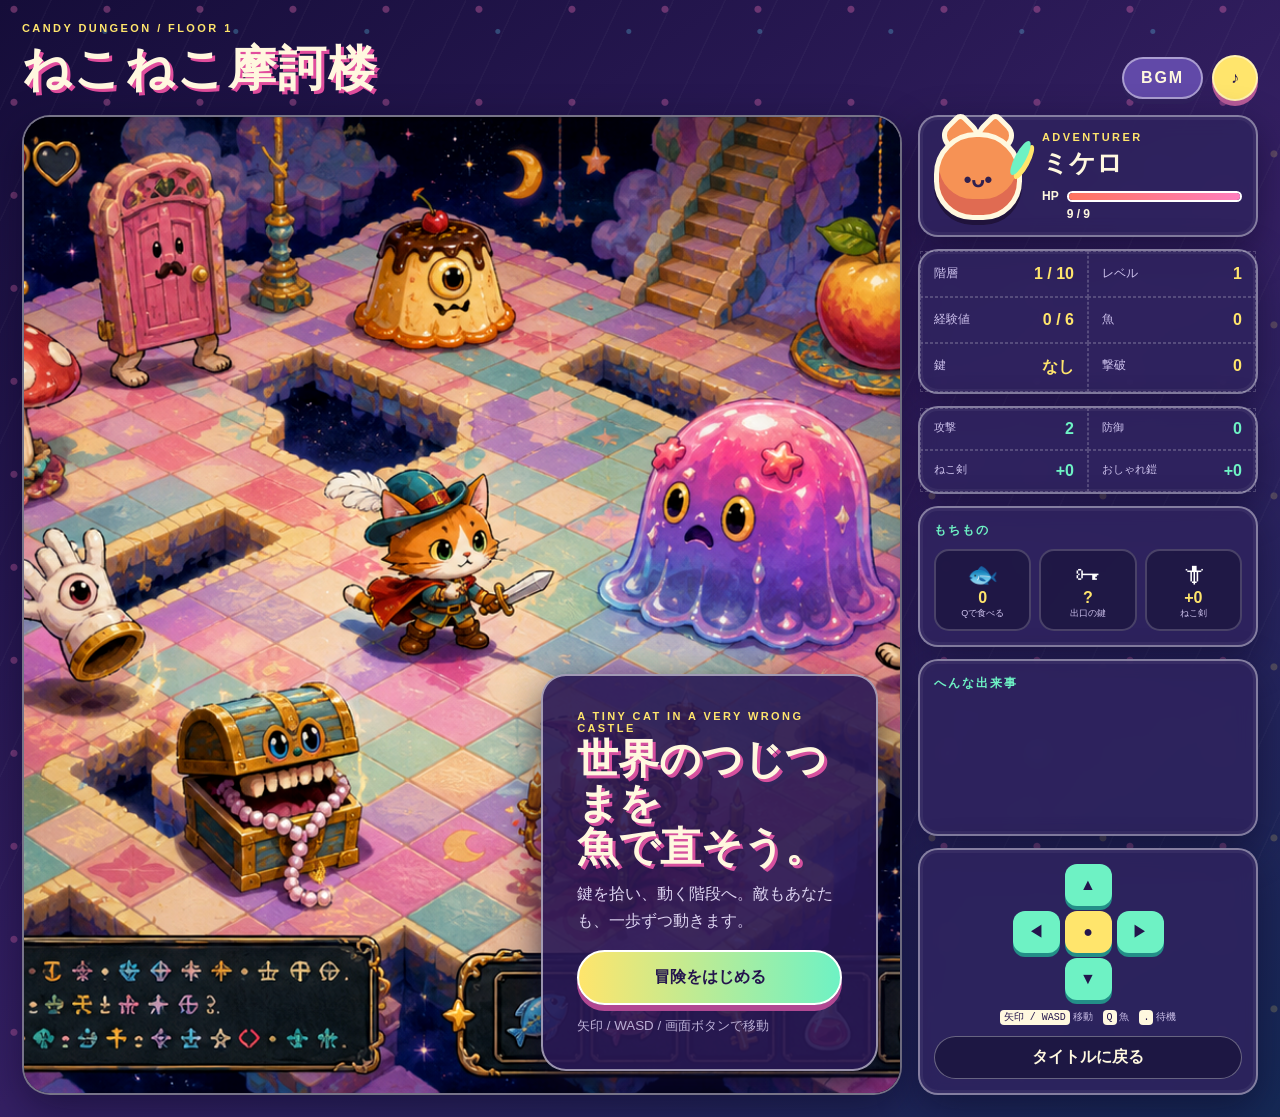
<file: index.html>
<!doctype html>
<html lang="ja">
<head>
  <meta charset="UTF-8">
  <meta name="viewport" content="width=device-width, initial-scale=1.0">
  <meta name="theme-color" content="#24154d">
  <title>ねこねこ摩訶楼</title>
  <link rel="stylesheet" href="style.css?v=20260822-fish-small-corner">
</head>
<body>
  <main class="game-shell">
    <header class="topbar">
      <div>
        <p class="eyebrow">CANDY DUNGEON / FLOOR <span id="floorLabel">1</span></p>
        <h1>ねこねこ摩訶楼</h1>
      </div>
      <div class="audio-controls">
        <button id="bgmSettingsButton" class="bgm-button" aria-expanded="false" aria-controls="bgmPanel">BGM</button>
        <button id="soundButton" class="round-button" aria-label="音のオン・オフ">♪</button>
        <div id="bgmPanel" class="bgm-panel hidden">
          <div class="bgm-panel-head">
            <div>
              <p class="eyebrow">MUSIC BOX</p>
              <b>BGM設定</b>
            </div>
            <button id="bgmCloseButton" aria-label="BGM設定を閉じる">×</button>
          </div>
          <label class="bgm-file">
            <span>好きな曲を選ぶ</span>
            <input id="bgmFileInput" type="file" accept="audio/*">
            <i id="bgmFileName">内蔵：まかふしぎワルツ</i>
          </label>
          <label class="volume-row">
            <span>音量</span>
            <input id="bgmVolume" type="range" min="0" max="100" value="35">
            <b id="bgmVolumeLabel">35</b>
          </label>
          <button id="bgmDefaultButton" class="bgm-default-button">内蔵BGMに戻す</button>
          <small>MP3 / WAV / OGGなど。選んだ曲はゲーム中ループします。</small>
        </div>
      </div>
    </header>

    <section class="game-grid">
      <div class="stage-card">
        <canvas id="game" width="960" height="640" aria-label="ローグゲーム画面"></canvas>
        <div class="mobile-hud" aria-label="スマホ用ステータス">
          <div class="mobile-hp">
            <span>HP</span>
            <div class="mobile-hp-track"><i id="mobileHpBar"></i></div>
            <b id="mobileHpLabel">9/9</b>
          </div>
          <div class="mobile-floor">
            <span id="mobileFloorLabel">1F</span>
            <b id="mobileLevelLabel">Lv.1</b>
          </div>
        </div>
        <div id="announcement" class="announcement hidden"></div>
        <div id="startOverlay" class="overlay">
          <div class="splash-art" role="img" aria-label="猫が不思議なダンジョンを冒険するイメージ"></div>
          <div class="overlay-card">
            <p class="eyebrow">A TINY CAT IN A VERY WRONG CASTLE</p>
            <h2>世界のつじつまを<br>魚で直そう。</h2>
            <p>鍵を拾い、動く階段へ。敵もあなたも、一歩ずつ動きます。</p>
            <button id="startButton" class="primary-button">冒険をはじめる</button>
            <small>矢印 / WASD / 画面ボタンで移動</small>
          </div>
        </div>
        <div id="endOverlay" class="overlay hidden">
          <div class="overlay-card result-card">
            <p class="eyebrow" id="resultEyebrow">THE CASTLE SHRUGGED</p>
            <h2 id="resultTitle">おひるねしました</h2>
            <p id="resultText"></p>
            <button id="retryButton" class="primary-button">もう一度もぐる</button>
            <button id="resultTitleButton" class="secondary-button">タイトルに戻る</button>
          </div>
        </div>
      </div>

      <aside class="sidebar">
        <section class="cat-card">
          <div class="cat-portrait" aria-hidden="true">
            <span class="ear left"></span><span class="ear right"></span>
            <span class="face">•ᴗ•</span>
            <span class="feather"></span>
          </div>
          <div>
            <p class="eyebrow">ADVENTURER</p>
            <h2>ミケロ</h2>
            <div class="hp-row"><span>HP</span><div class="hp-track"><i id="hpBar"></i></div><b id="hpLabel">9 / 9</b></div>
          </div>
        </section>

        <section class="status-card">
          <div><span>階層</span><b id="floorStat">1 / 10</b></div>
          <div><span>レベル</span><b id="levelStat">1</b></div>
          <div><span>経験値</span><b id="xpStat">0 / 6</b></div>
          <div><span>魚</span><b id="fishStat">0</b></div>
          <div><span>鍵</span><b id="keyStat">なし</b></div>
          <div><span>撃破</span><b id="killStat">0</b></div>
        </section>

        <section class="growth-card">
          <div><span>攻撃</span><b id="attackStat">2</b></div>
          <div><span>防御</span><b id="defenseStat">0</b></div>
          <div><span>ねこ剣</span><b id="weaponStat">+0</b></div>
          <div><span>おしゃれ鎧</span><b id="armorStat">+0</b></div>
        </section>

        <section class="inventory-card">
          <p class="section-title">もちもの</p>
          <div class="slots">
            <button id="fishButton" class="slot" aria-label="魚を食べる"><span>🐟</span><b id="fishCount">0</b><small>Qで食べる</small></button>
            <div class="slot"><span>🗝</span><b id="keyIcon">?</b><small>出口の鍵</small></div>
            <div class="slot"><span>🗡</span><b id="weaponIcon">+0</b><small>ねこ剣</small></div>
          </div>
        </section>

        <section class="log-card">
          <p class="section-title">へんな出来事</p>
          <ol id="log"></ol>
        </section>

        <section class="controls-card">
          <div class="dpad">
            <button data-move="0,-1" aria-label="上">▲</button>
            <button data-move="-1,0" aria-label="左">◀</button>
            <button data-wait aria-label="待機">●</button>
            <button data-move="1,0" aria-label="右">▶</button>
            <button data-move="0,1" aria-label="下">▼</button>
          </div>
          <div class="mobile-items">
            <button id="mobileFishButton" class="mobile-fish-button" aria-label="魚を食べる"><span>🐟</span><b id="mobileFishCount">0</b><small>使う</small></button>
          </div>
          <p><kbd>矢印 / WASD</kbd> 移動　<kbd>Q</kbd> 魚　<kbd>.</kbd> 待機</p>
          <button id="titleButton" class="title-button">タイトルに戻る</button>
        </section>
        <div class="mobile-equipment" aria-label="スマホ用もちもの表示">
          <div class="mobile-info-chip" aria-label="鍵"><span>🗝</span><b id="mobileKeyIcon">?</b><small>鍵</small></div>
          <div class="mobile-info-chip" aria-label="ねこ剣"><span>🗡</span><b id="mobileWeaponIcon">+0</b><small>剣</small></div>
          <div class="mobile-info-chip" aria-label="おしゃれ鎧"><span>🛡</span><b id="mobileArmorIcon">+0</b><small>鎧</small></div>
        </div>
      </aside>
    </section>
  </main>
  <script src="game.js?v=20260822-centered-camera"></script>
</body>
</html>
</file>
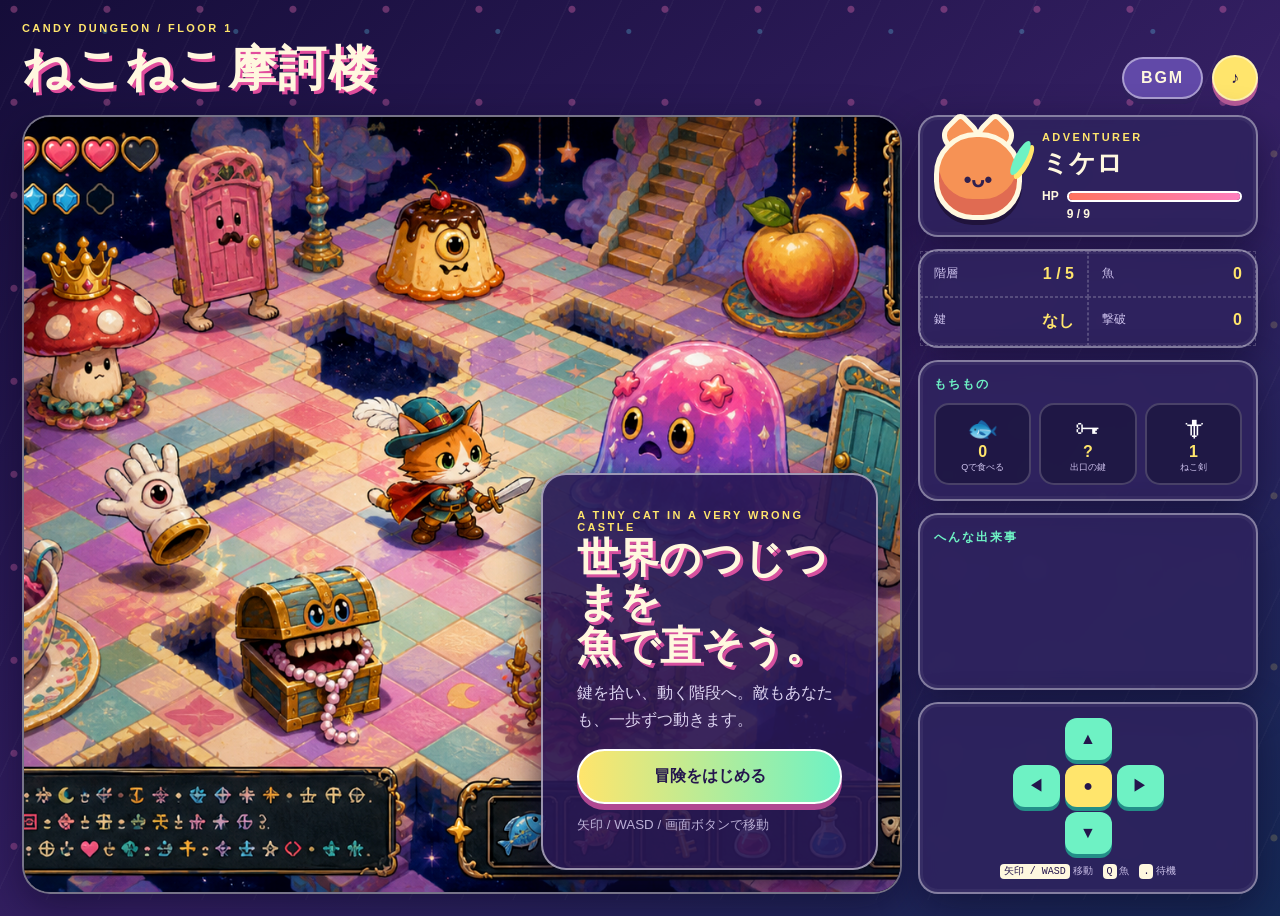
<file: snapshots/2026-06-09-bgm-complete/index.html>
<!doctype html>
<html lang="ja">
<head>
  <meta charset="UTF-8">
  <meta name="viewport" content="width=device-width, initial-scale=1.0">
  <meta name="theme-color" content="#24154d">
  <title>ねこねこ摩訶楼</title>
  <link rel="stylesheet" href="style.css">
</head>
<body>
  <main class="game-shell">
    <header class="topbar">
      <div>
        <p class="eyebrow">CANDY DUNGEON / FLOOR <span id="floorLabel">1</span></p>
        <h1>ねこねこ摩訶楼</h1>
      </div>
      <div class="audio-controls">
        <button id="bgmSettingsButton" class="bgm-button" aria-expanded="false" aria-controls="bgmPanel">BGM</button>
        <button id="soundButton" class="round-button" aria-label="音のオン・オフ">♪</button>
        <div id="bgmPanel" class="bgm-panel hidden">
          <div class="bgm-panel-head">
            <div>
              <p class="eyebrow">MUSIC BOX</p>
              <b>BGM設定</b>
            </div>
            <button id="bgmCloseButton" aria-label="BGM設定を閉じる">×</button>
          </div>
          <label class="bgm-file">
            <span>好きな曲を選ぶ</span>
            <input id="bgmFileInput" type="file" accept="audio/*">
            <i id="bgmFileName">内蔵：まかふしぎワルツ</i>
          </label>
          <label class="volume-row">
            <span>音量</span>
            <input id="bgmVolume" type="range" min="0" max="100" value="35">
            <b id="bgmVolumeLabel">35</b>
          </label>
          <button id="bgmDefaultButton" class="bgm-default-button">内蔵BGMに戻す</button>
          <small>MP3 / WAV / OGGなど。選んだ曲はゲーム中ループします。</small>
        </div>
      </div>
    </header>

    <section class="game-grid">
      <div class="stage-card">
        <canvas id="game" width="960" height="640" aria-label="ローグゲーム画面"></canvas>
        <div id="announcement" class="announcement hidden"></div>
        <div id="startOverlay" class="overlay">
          <div class="splash-art" role="img" aria-label="猫が不思議なダンジョンを冒険するイメージ"></div>
          <div class="overlay-card">
            <p class="eyebrow">A TINY CAT IN A VERY WRONG CASTLE</p>
            <h2>世界のつじつまを<br>魚で直そう。</h2>
            <p>鍵を拾い、動く階段へ。敵もあなたも、一歩ずつ動きます。</p>
            <button id="startButton" class="primary-button">冒険をはじめる</button>
            <small>矢印 / WASD / 画面ボタンで移動</small>
          </div>
        </div>
        <div id="endOverlay" class="overlay hidden">
          <div class="overlay-card result-card">
            <p class="eyebrow" id="resultEyebrow">THE CASTLE SHRUGGED</p>
            <h2 id="resultTitle">おひるねしました</h2>
            <p id="resultText"></p>
            <button id="retryButton" class="primary-button">もう一度もぐる</button>
          </div>
        </div>
      </div>

      <aside class="sidebar">
        <section class="cat-card">
          <div class="cat-portrait" aria-hidden="true">
            <span class="ear left"></span><span class="ear right"></span>
            <span class="face">•ᴗ•</span>
            <span class="feather"></span>
          </div>
          <div>
            <p class="eyebrow">ADVENTURER</p>
            <h2>ミケロ</h2>
            <div class="hp-row"><span>HP</span><div class="hp-track"><i id="hpBar"></i></div><b id="hpLabel">9 / 9</b></div>
          </div>
        </section>

        <section class="status-card">
          <div><span>階層</span><b id="floorStat">1 / 5</b></div>
          <div><span>魚</span><b id="fishStat">0</b></div>
          <div><span>鍵</span><b id="keyStat">なし</b></div>
          <div><span>撃破</span><b id="killStat">0</b></div>
        </section>

        <section class="inventory-card">
          <p class="section-title">もちもの</p>
          <div class="slots">
            <button id="fishButton" class="slot" aria-label="魚を食べる"><span>🐟</span><b id="fishCount">0</b><small>Qで食べる</small></button>
            <div class="slot"><span>🗝</span><b id="keyIcon">?</b><small>出口の鍵</small></div>
            <div class="slot"><span>🗡</span><b>1</b><small>ねこ剣</small></div>
          </div>
        </section>

        <section class="log-card">
          <p class="section-title">へんな出来事</p>
          <ol id="log"></ol>
        </section>

        <section class="controls-card">
          <div class="dpad">
            <button data-move="0,-1" aria-label="上">▲</button>
            <button data-move="-1,0" aria-label="左">◀</button>
            <button data-wait aria-label="待機">●</button>
            <button data-move="1,0" aria-label="右">▶</button>
            <button data-move="0,1" aria-label="下">▼</button>
          </div>
          <p><kbd>矢印 / WASD</kbd> 移動　<kbd>Q</kbd> 魚　<kbd>.</kbd> 待機</p>
        </section>
      </aside>
    </section>
  </main>
  <script src="game.js"></script>
</body>
</html>
</file>
<file: style.css>
:root {
  color-scheme: dark;
  --ink: #24154d;
  --cream: #fff8df;
  --pink: #ff7ebe;
  --coral: #ff735f;
  --mint: #6ef2c4;
  --sky: #65dffc;
  --yellow: #ffe56c;
  --purple: #8a62e8;
}

* { box-sizing: border-box; }

body {
  margin: 0;
  min-height: 100vh;
  overflow-x: hidden;
  color: var(--cream);
  font-family: "Trebuchet MS", "Yu Gothic", sans-serif;
  background:
    radial-gradient(circle at 15% 10%, #fa75bb55 0 3px, transparent 4px),
    radial-gradient(circle at 80% 24%, #68e1ff44 0 2px, transparent 3px),
    radial-gradient(circle at 45% 90%, #ffe56c33 0 3px, transparent 4px),
    linear-gradient(145deg, #150d39, #352064 55%, #152956);
  background-size: 93px 93px, 131px 131px, 171px 171px, auto;
}

body::before {
  content: "";
  position: fixed;
  inset: 0;
  pointer-events: none;
  background: repeating-linear-gradient(115deg, transparent 0 45px, #ffffff08 46px 47px);
}

button { font: inherit; }

.game-shell {
  width: min(1500px, 100%);
  margin: auto;
  padding: 22px;
}

.topbar {
  display: flex;
  align-items: end;
  justify-content: space-between;
  margin-bottom: 14px;
}

h1, h2, p { margin-top: 0; }
h1 { margin-bottom: 0; font-size: clamp(26px, 4vw, 48px); letter-spacing: .05em; text-shadow: 3px 3px 0 #e14d9d; }
.eyebrow { margin-bottom: 3px; color: var(--yellow); font-size: 11px; font-weight: 900; letter-spacing: .22em; text-transform: uppercase; }
.audio-controls { position: relative; display: flex; gap: 9px; align-items: center; }
.round-button { width: 46px; height: 46px; border: 2px solid #ffffff77; border-radius: 50%; color: var(--ink); background: var(--yellow); box-shadow: 0 5px 0 #b85b98; cursor: pointer; }
.bgm-button { height: 42px; padding: 0 17px; border: 2px solid #ffffff77; border-radius: 22px; color: var(--cream); background: #6149a8; box-shadow: 0 5px 0 #30215d; font-weight: 900; letter-spacing: .12em; cursor: pointer; }
.bgm-panel { position: absolute; right: 0; top: 58px; z-index: 10; width: min(340px, calc(100vw - 20px)); padding: 17px; border: 2px solid #ffffff88; border-radius: 20px; background: #2a1a56f5; box-shadow: 0 18px 45px #09051dcc; }
.bgm-panel-head { display: flex; justify-content: space-between; align-items: start; margin-bottom: 13px; }
.bgm-panel-head p { margin-bottom: 2px; }
.bgm-panel-head > button { width: 30px; height: 30px; border: 0; border-radius: 50%; color: var(--ink); background: var(--pink); font-weight: 900; cursor: pointer; }
.bgm-file { display: block; padding: 12px; border: 2px dashed #ffffff44; border-radius: 14px; background: #17123688; cursor: pointer; }
.bgm-file span, .bgm-file i { display: block; }
.bgm-file span { color: var(--mint); font-size: 12px; font-weight: 900; }
.bgm-file input { width: 100%; margin: 9px 0; color: #dcd3ef; font-size: 11px; }
.bgm-file i { overflow: hidden; color: #dcd3ef; font-size: 10px; font-style: normal; text-overflow: ellipsis; white-space: nowrap; }
.volume-row { display: grid; grid-template-columns: auto 1fr 28px; gap: 9px; align-items: center; margin: 14px 0; font-size: 12px; font-weight: 900; }
.volume-row input { width: 100%; accent-color: var(--mint); }
.volume-row b { color: var(--yellow); text-align: right; }
.bgm-default-button { width: 100%; padding: 9px; border: 0; border-radius: 12px; color: var(--ink); background: var(--yellow); font-weight: 900; cursor: pointer; }
.bgm-panel > small { display: block; margin-top: 9px; color: #bfb4dc; font-size: 9px; line-height: 1.5; }

.game-grid {
  display: grid;
  grid-template-columns: minmax(0, 1fr) 340px;
  gap: 16px;
}

.stage-card, .sidebar > section {
  border: 2px solid #ffffff6b;
  box-shadow: 0 14px 40px #09041f77, inset 0 0 0 3px #ffffff0d;
}

.stage-card {
  position: relative;
  min-height: 500px;
  overflow: hidden;
  border-radius: 28px;
  background: #151032;
}

#game { display: block; width: 100%; height: auto; aspect-ratio: 3 / 2; touch-action: none; }

.mobile-hud, .mobile-items, .mobile-equipment { display: none; }

.sidebar { display: grid; align-content: start; gap: 12px; }
.sidebar > section { border-radius: 20px; background: #2f235edd; backdrop-filter: blur(10px); }

.cat-card { display: grid; grid-template-columns: 96px 1fr; align-items: center; gap: 12px; padding: 14px; }
.cat-card h2 { margin: 0 0 8px; font-size: 26px; }
.cat-portrait { position: relative; width: 88px; height: 88px; border: 5px solid var(--cream); border-radius: 48% 48% 44% 44%; background: #f69255; box-shadow: inset 0 -16px 0 #e06b52, 0 5px 0 #21143d; }
.ear { position: absolute; top: -19px; width: 35px; height: 35px; transform: rotate(45deg); border: 5px solid var(--cream); border-radius: 8px 15px 4px; background: #f69255; z-index: -1; }
.ear.left { left: 4px; } .ear.right { right: 4px; }
.face { position: absolute; inset: 30px 0 0; text-align: center; color: #2f204f; font-weight: 900; font-size: 22px; }
.feather { position: absolute; right: -9px; top: 2px; width: 11px; height: 38px; transform: rotate(28deg); border-radius: 100%; background: var(--mint); box-shadow: 5px 2px 0 var(--yellow); }
.hp-row { display: grid; grid-template-columns: auto 1fr; gap: 4px 8px; align-items: center; font-size: 12px; font-weight: 900; }
.hp-row b { grid-column: 2; }
.hp-track { height: 11px; overflow: hidden; border: 2px solid #fff; border-radius: 10px; background: #1c153b; }
.hp-track i { display: block; width: 100%; height: 100%; background: linear-gradient(90deg, var(--coral), var(--pink)); transition: width .2s; }

.status-card { display: grid; grid-template-columns: 1fr 1fr; }
.status-card div { display: flex; justify-content: space-between; padding: 13px; border: 1px dashed #ffffff30; }
.status-card span { color: #cfc4ee; font-size: 12px; }
.status-card b { color: var(--yellow); }
.growth-card { display: grid; grid-template-columns: 1fr 1fr; }
.growth-card div { display: flex; justify-content: space-between; padding: 11px 13px; border: 1px dashed #ffffff30; }
.growth-card span { color: #cfc4ee; font-size: 11px; }
.growth-card b { color: var(--mint); }

.inventory-card, .log-card, .controls-card { padding: 14px; }
.section-title { margin-bottom: 10px; color: var(--mint); font-size: 12px; font-weight: 900; letter-spacing: .16em; }
.slots { display: grid; grid-template-columns: repeat(3, 1fr); gap: 8px; }
.slot { min-width: 0; padding: 9px 4px; border: 2px solid #ffffff30; border-radius: 15px; color: white; background: #17123699; text-align: center; }
button.slot { cursor: pointer; }
.slot span, .slot b, .slot small { display: block; }
.slot span { font-size: 25px; } .slot b { color: var(--yellow); } .slot small { font-size: 9px; color: #cfc4ee; }

#log { min-height: 118px; margin: 0; padding: 0; list-style: none; font-size: 12px; line-height: 1.55; }
#log li { padding: 3px 0; border-bottom: 1px dotted #ffffff22; }
#log li:first-child { color: var(--yellow); font-weight: 900; }

.dpad { display: grid; grid-template-columns: repeat(3, 47px); justify-content: center; gap: 5px; }
.dpad button { height: 42px; border: 0; border-radius: 12px; color: var(--ink); background: var(--mint); box-shadow: 0 4px 0 #238f88; cursor: pointer; }
.dpad button:nth-child(1) { grid-column: 2; }
.dpad button:nth-child(2) { grid-column: 1; grid-row: 2; }
.dpad button:nth-child(3) { grid-column: 2; grid-row: 2; background: var(--yellow); }
.dpad button:nth-child(4) { grid-column: 3; grid-row: 2; }
.dpad button:nth-child(5) { grid-column: 2; grid-row: 3; }
.controls-card p { margin: 10px 0 0; color: #cabfe8; font-size: 10px; text-align: center; }
.title-button, .secondary-button { width: 100%; margin-top: 12px; padding: 10px; border: 1px solid #ffffff55; border-radius: 100px; color: var(--cream); background: #171236aa; font-weight: 900; cursor: pointer; }
kbd { padding: 2px 4px; border-radius: 4px; color: var(--ink); background: var(--cream); }

.overlay { position: absolute; inset: 0; display: grid; grid-template-columns: 1.3fr 1fr; align-items: end; background: linear-gradient(90deg, transparent 25%, #1a1038aa 60%, #1a1038ee); }
.splash-art { position: absolute; inset: 0; background: url("assets/key-art.png") center / cover; filter: saturate(1.08) contrast(1.03); }
.overlay-card { position: relative; grid-column: 2; margin: 22px; padding: clamp(18px, 3vw, 34px); border: 2px solid #ffffff88; border-radius: 25px; background: #291955e8; box-shadow: 0 15px 40px #0d0928cc; }
.overlay-card h2 { margin-bottom: 12px; font-size: clamp(25px, 3.2vw, 48px); line-height: 1.08; text-shadow: 3px 3px 0 #d6509e; }
.overlay-card > p:not(.eyebrow) { color: #ddd4f1; line-height: 1.65; }
.overlay-card small { display: block; margin-top: 12px; color: #bbb0d6; }
.primary-button { width: 100%; padding: 15px 18px; border: 2px solid #fff; border-radius: 100px; color: var(--ink); background: linear-gradient(90deg, var(--yellow), var(--mint)); box-shadow: 0 6px 0 #b14892; font-weight: 900; cursor: pointer; }
.result-card { grid-column: 1 / -1; width: min(500px, calc(100% - 30px)); margin: auto; text-align: center; }
.announcement { position: absolute; left: 50%; top: 8%; transform: translateX(-50%); z-index: 3; padding: 9px 20px; border: 2px solid #fff; border-radius: 30px; color: var(--ink); background: var(--yellow); box-shadow: 0 6px 0 #ca4b9c; font-weight: 900; animation: pop .25s ease-out; }
.hidden { display: none !important; }

@keyframes pop { from { transform: translateX(-50%) scale(.7); } }

@media (max-width: 1050px) {
  .game-grid { grid-template-columns: 1fr; }
  .sidebar { grid-template-columns: 1fr 1fr; }
  .log-card, .controls-card { min-height: 180px; }
}

@media (max-width: 650px), (pointer: coarse) {
  .game-shell { padding: 10px; }
  .sidebar { grid-template-columns: 1fr; gap: 6px; }
  .stage-card { min-height: 350px; border-radius: 18px; }
  #game { width: min(100%, 330px); aspect-ratio: 1 / 1; margin: auto; }
  .mobile-hud {
    position: absolute;
    inset: 8px;
    z-index: 2;
    display: block;
    pointer-events: none;
  }
  .mobile-hp, .mobile-floor {
    position: absolute;
    border: 2px solid #ffffff66;
    border-radius: 16px;
    background: #25184fd8;
    box-shadow: 0 7px 18px #0b0624aa;
  }
  .mobile-hp {
    left: 0;
    top: 0;
    display: grid;
    grid-template-columns: auto 82px auto;
    gap: 5px;
    align-items: center;
    padding: 6px 8px;
    font-size: 10px;
    font-weight: 900;
  }
  .mobile-hp-track {
    height: 8px;
    overflow: hidden;
    border: 1px solid #fff;
    border-radius: 8px;
    background: #140d31;
  }
  .mobile-hp-track i { display: block; width: 100%; height: 100%; background: linear-gradient(90deg, var(--coral), var(--pink)); }
  .mobile-floor {
    right: 0;
    top: 0;
    display: grid;
    gap: 2px;
    padding: 6px 9px;
    color: var(--yellow);
    font-size: 12px;
    font-weight: 900;
    text-align: right;
  }
  .mobile-floor b { color: var(--mint); }
  .mobile-items {
    position: absolute;
    left: 12px;
    top: 10px;
    display: block;
  }
  .mobile-fish-button,
  .mobile-info-chip {
    display: grid;
    place-items: center;
    min-width: 56px;
    height: 50px;
    padding: 4px;
    border: 2px solid #ffffff55;
    border-radius: 16px;
    color: var(--cream);
    background: #171236dd;
    font-weight: 900;
  }
  .mobile-fish-button {
    min-width: 56px;
    height: 50px;
    border-color: #fff7dd;
    color: var(--cream);
    background: linear-gradient(180deg, #5b3aaa, #332064);
    box-shadow: 0 5px 0 #b14892;
  }
  .mobile-fish-button span,
  .mobile-info-chip span { font-size: 21px; line-height: 1; }
  .mobile-fish-button b,
  .mobile-info-chip b { color: var(--yellow); font-size: 13px; line-height: 1; }
  .mobile-fish-button b { color: var(--yellow); }
  .mobile-fish-button small,
  .mobile-info-chip small { font-size: 9px; line-height: 1; }
  .mobile-fish-button small { display: none; }
  .mobile-equipment {
    order: -1;
    display: flex;
    justify-content: center;
    gap: 8px;
    margin-top: 6px;
  }
  .mobile-info-chip {
    border-color: #ffffff38;
    pointer-events: none;
  }
  .overlay { grid-template-columns: 1fr; background: #180e36aa; }
  .overlay-card { grid-column: 1; margin: 12px; padding: 18px; }
  .overlay-card h2 { font-size: 27px; }
  .splash-art { opacity: .48; }
  .controls-card {
    position: relative;
    order: -2;
    min-height: 0;
    padding: 6px 12px 8px;
    border-radius: 22px;
  }
  .status-card { order: -1; }
  .cat-card, .status-card, .growth-card, .inventory-card, .log-card { display: none; }
  .dpad {
    grid-template-columns: repeat(3, 46px);
    gap: 4px;
  }
  .dpad button {
    width: 46px;
    height: 38px;
    border-radius: 15px;
    font-size: 17px;
  }
  .controls-card p { display: none; }
  .title-button {
    display: none;
  }
}

@media (max-width: 650px) and (orientation: landscape), (max-height: 500px) and (orientation: landscape) {
  body { padding-bottom: 0; }
  .controls-card {
    width: auto;
    min-height: 0;
    padding: 8px;
    border-radius: 18px;
  }
  .dpad {
    grid-template-columns: repeat(3, 40px);
    gap: 5px;
  }
  .dpad button {
    width: 40px;
    height: 38px;
    border-radius: 12px;
    font-size: 16px;
  }
  .controls-card p { display: none; }
  .title-button {
    margin-top: 6px;
    padding: 7px;
    font-size: 10px;
  }
}
</file>
<file: snapshots/2026-06-09-bgm-complete/style.css>
:root {
  color-scheme: dark;
  --ink: #24154d;
  --cream: #fff8df;
  --pink: #ff7ebe;
  --coral: #ff735f;
  --mint: #6ef2c4;
  --sky: #65dffc;
  --yellow: #ffe56c;
  --purple: #8a62e8;
}

* { box-sizing: border-box; }

body {
  margin: 0;
  min-height: 100vh;
  overflow-x: hidden;
  color: var(--cream);
  font-family: "Trebuchet MS", "Yu Gothic", sans-serif;
  background:
    radial-gradient(circle at 15% 10%, #fa75bb55 0 3px, transparent 4px),
    radial-gradient(circle at 80% 24%, #68e1ff44 0 2px, transparent 3px),
    radial-gradient(circle at 45% 90%, #ffe56c33 0 3px, transparent 4px),
    linear-gradient(145deg, #150d39, #352064 55%, #152956);
  background-size: 93px 93px, 131px 131px, 171px 171px, auto;
}

body::before {
  content: "";
  position: fixed;
  inset: 0;
  pointer-events: none;
  background: repeating-linear-gradient(115deg, transparent 0 45px, #ffffff08 46px 47px);
}

button { font: inherit; }

.game-shell {
  width: min(1500px, 100%);
  margin: auto;
  padding: 22px;
}

.topbar {
  display: flex;
  align-items: end;
  justify-content: space-between;
  margin-bottom: 14px;
}

h1, h2, p { margin-top: 0; }
h1 { margin-bottom: 0; font-size: clamp(26px, 4vw, 48px); letter-spacing: .05em; text-shadow: 3px 3px 0 #e14d9d; }
.eyebrow { margin-bottom: 3px; color: var(--yellow); font-size: 11px; font-weight: 900; letter-spacing: .22em; text-transform: uppercase; }
.audio-controls { position: relative; display: flex; gap: 9px; align-items: center; }
.round-button { width: 46px; height: 46px; border: 2px solid #ffffff77; border-radius: 50%; color: var(--ink); background: var(--yellow); box-shadow: 0 5px 0 #b85b98; cursor: pointer; }
.bgm-button { height: 42px; padding: 0 17px; border: 2px solid #ffffff77; border-radius: 22px; color: var(--cream); background: #6149a8; box-shadow: 0 5px 0 #30215d; font-weight: 900; letter-spacing: .12em; cursor: pointer; }
.bgm-panel { position: absolute; right: 0; top: 58px; z-index: 10; width: min(340px, calc(100vw - 20px)); padding: 17px; border: 2px solid #ffffff88; border-radius: 20px; background: #2a1a56f5; box-shadow: 0 18px 45px #09051dcc; }
.bgm-panel-head { display: flex; justify-content: space-between; align-items: start; margin-bottom: 13px; }
.bgm-panel-head p { margin-bottom: 2px; }
.bgm-panel-head > button { width: 30px; height: 30px; border: 0; border-radius: 50%; color: var(--ink); background: var(--pink); font-weight: 900; cursor: pointer; }
.bgm-file { display: block; padding: 12px; border: 2px dashed #ffffff44; border-radius: 14px; background: #17123688; cursor: pointer; }
.bgm-file span, .bgm-file i { display: block; }
.bgm-file span { color: var(--mint); font-size: 12px; font-weight: 900; }
.bgm-file input { width: 100%; margin: 9px 0; color: #dcd3ef; font-size: 11px; }
.bgm-file i { overflow: hidden; color: #dcd3ef; font-size: 10px; font-style: normal; text-overflow: ellipsis; white-space: nowrap; }
.volume-row { display: grid; grid-template-columns: auto 1fr 28px; gap: 9px; align-items: center; margin: 14px 0; font-size: 12px; font-weight: 900; }
.volume-row input { width: 100%; accent-color: var(--mint); }
.volume-row b { color: var(--yellow); text-align: right; }
.bgm-default-button { width: 100%; padding: 9px; border: 0; border-radius: 12px; color: var(--ink); background: var(--yellow); font-weight: 900; cursor: pointer; }
.bgm-panel > small { display: block; margin-top: 9px; color: #bfb4dc; font-size: 9px; line-height: 1.5; }

.game-grid {
  display: grid;
  grid-template-columns: minmax(0, 1fr) 340px;
  gap: 16px;
}

.stage-card, .sidebar > section {
  border: 2px solid #ffffff6b;
  box-shadow: 0 14px 40px #09041f77, inset 0 0 0 3px #ffffff0d;
}

.stage-card {
  position: relative;
  min-height: 500px;
  overflow: hidden;
  border-radius: 28px;
  background: #151032;
}

#game { display: block; width: 100%; height: auto; aspect-ratio: 3 / 2; touch-action: none; }

.sidebar { display: grid; align-content: start; gap: 12px; }
.sidebar > section { border-radius: 20px; background: #2f235edd; backdrop-filter: blur(10px); }

.cat-card { display: grid; grid-template-columns: 96px 1fr; align-items: center; gap: 12px; padding: 14px; }
.cat-card h2 { margin: 0 0 8px; font-size: 26px; }
.cat-portrait { position: relative; width: 88px; height: 88px; border: 5px solid var(--cream); border-radius: 48% 48% 44% 44%; background: #f69255; box-shadow: inset 0 -16px 0 #e06b52, 0 5px 0 #21143d; }
.ear { position: absolute; top: -19px; width: 35px; height: 35px; transform: rotate(45deg); border: 5px solid var(--cream); border-radius: 8px 15px 4px; background: #f69255; z-index: -1; }
.ear.left { left: 4px; } .ear.right { right: 4px; }
.face { position: absolute; inset: 30px 0 0; text-align: center; color: #2f204f; font-weight: 900; font-size: 22px; }
.feather { position: absolute; right: -9px; top: 2px; width: 11px; height: 38px; transform: rotate(28deg); border-radius: 100%; background: var(--mint); box-shadow: 5px 2px 0 var(--yellow); }
.hp-row { display: grid; grid-template-columns: auto 1fr; gap: 4px 8px; align-items: center; font-size: 12px; font-weight: 900; }
.hp-row b { grid-column: 2; }
.hp-track { height: 11px; overflow: hidden; border: 2px solid #fff; border-radius: 10px; background: #1c153b; }
.hp-track i { display: block; width: 100%; height: 100%; background: linear-gradient(90deg, var(--coral), var(--pink)); transition: width .2s; }

.status-card { display: grid; grid-template-columns: 1fr 1fr; }
.status-card div { display: flex; justify-content: space-between; padding: 13px; border: 1px dashed #ffffff30; }
.status-card span { color: #cfc4ee; font-size: 12px; }
.status-card b { color: var(--yellow); }

.inventory-card, .log-card, .controls-card { padding: 14px; }
.section-title { margin-bottom: 10px; color: var(--mint); font-size: 12px; font-weight: 900; letter-spacing: .16em; }
.slots { display: grid; grid-template-columns: repeat(3, 1fr); gap: 8px; }
.slot { min-width: 0; padding: 9px 4px; border: 2px solid #ffffff30; border-radius: 15px; color: white; background: #17123699; text-align: center; }
button.slot { cursor: pointer; }
.slot span, .slot b, .slot small { display: block; }
.slot span { font-size: 25px; } .slot b { color: var(--yellow); } .slot small { font-size: 9px; color: #cfc4ee; }

#log { min-height: 118px; margin: 0; padding: 0; list-style: none; font-size: 12px; line-height: 1.55; }
#log li { padding: 3px 0; border-bottom: 1px dotted #ffffff22; }
#log li:first-child { color: var(--yellow); font-weight: 900; }

.dpad { display: grid; grid-template-columns: repeat(3, 47px); justify-content: center; gap: 5px; }
.dpad button { height: 42px; border: 0; border-radius: 12px; color: var(--ink); background: var(--mint); box-shadow: 0 4px 0 #238f88; cursor: pointer; }
.dpad button:nth-child(1) { grid-column: 2; }
.dpad button:nth-child(2) { grid-column: 1; grid-row: 2; }
.dpad button:nth-child(3) { grid-column: 2; grid-row: 2; background: var(--yellow); }
.dpad button:nth-child(4) { grid-column: 3; grid-row: 2; }
.dpad button:nth-child(5) { grid-column: 2; grid-row: 3; }
.controls-card p { margin: 10px 0 0; color: #cabfe8; font-size: 10px; text-align: center; }
kbd { padding: 2px 4px; border-radius: 4px; color: var(--ink); background: var(--cream); }

.overlay { position: absolute; inset: 0; display: grid; grid-template-columns: 1.3fr 1fr; align-items: end; background: linear-gradient(90deg, transparent 25%, #1a1038aa 60%, #1a1038ee); }
.splash-art { position: absolute; inset: 0; background: url("assets/key-art.png") center / cover; filter: saturate(1.08) contrast(1.03); }
.overlay-card { position: relative; grid-column: 2; margin: 22px; padding: clamp(18px, 3vw, 34px); border: 2px solid #ffffff88; border-radius: 25px; background: #291955e8; box-shadow: 0 15px 40px #0d0928cc; }
.overlay-card h2 { margin-bottom: 12px; font-size: clamp(25px, 3.2vw, 48px); line-height: 1.08; text-shadow: 3px 3px 0 #d6509e; }
.overlay-card > p:not(.eyebrow) { color: #ddd4f1; line-height: 1.65; }
.overlay-card small { display: block; margin-top: 12px; color: #bbb0d6; }
.primary-button { width: 100%; padding: 15px 18px; border: 2px solid #fff; border-radius: 100px; color: var(--ink); background: linear-gradient(90deg, var(--yellow), var(--mint)); box-shadow: 0 6px 0 #b14892; font-weight: 900; cursor: pointer; }
.result-card { grid-column: 1 / -1; width: min(500px, calc(100% - 30px)); margin: auto; text-align: center; }
.announcement { position: absolute; left: 50%; top: 8%; transform: translateX(-50%); z-index: 3; padding: 9px 20px; border: 2px solid #fff; border-radius: 30px; color: var(--ink); background: var(--yellow); box-shadow: 0 6px 0 #ca4b9c; font-weight: 900; animation: pop .25s ease-out; }
.hidden { display: none !important; }

@keyframes pop { from { transform: translateX(-50%) scale(.7); } }

@media (max-width: 1050px) {
  .game-grid { grid-template-columns: 1fr; }
  .sidebar { grid-template-columns: 1fr 1fr; }
  .log-card, .controls-card { min-height: 180px; }
}

@media (max-width: 650px) {
  .game-shell { padding: 10px; }
  .sidebar { grid-template-columns: 1fr; }
  .stage-card { min-height: 360px; border-radius: 18px; }
  .overlay { grid-template-columns: 1fr; background: #180e36aa; }
  .overlay-card { grid-column: 1; margin: 12px; padding: 18px; }
  .overlay-card h2 { font-size: 27px; }
  .splash-art { opacity: .48; }
}
</file>
